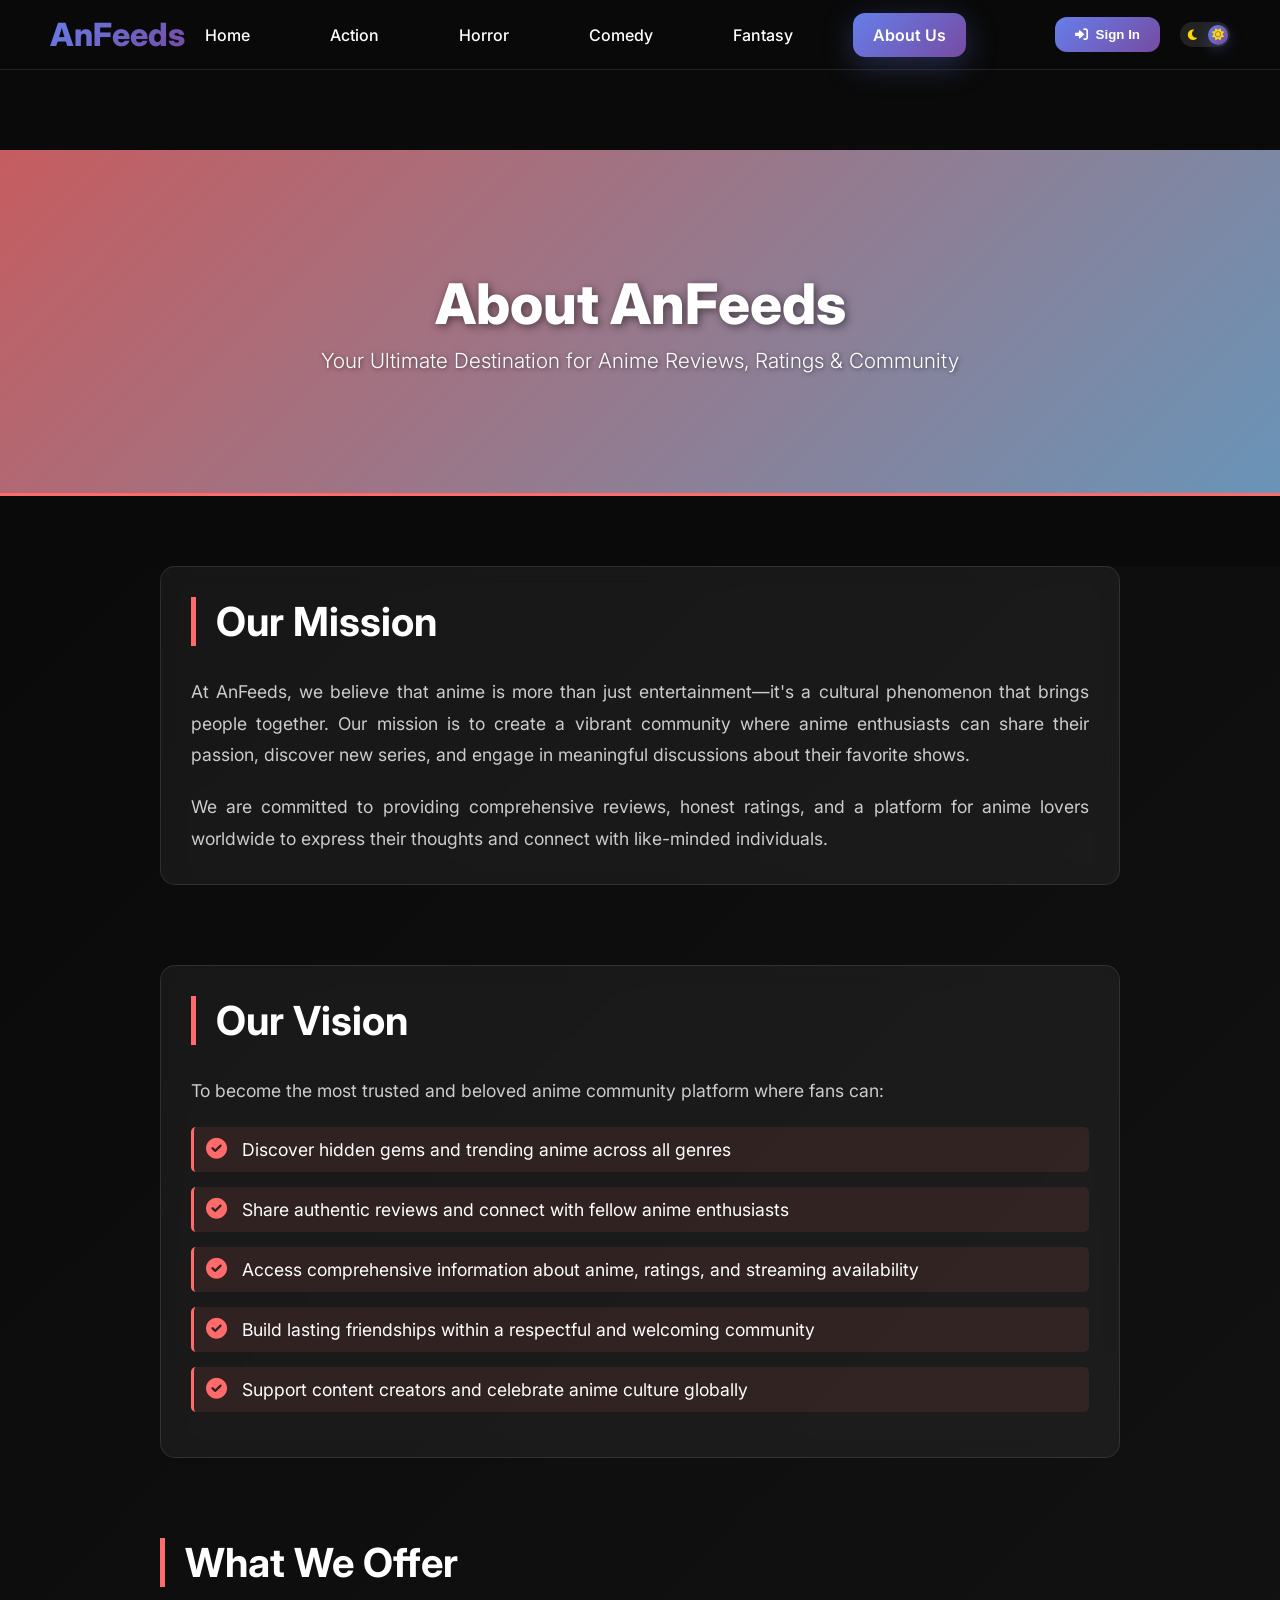
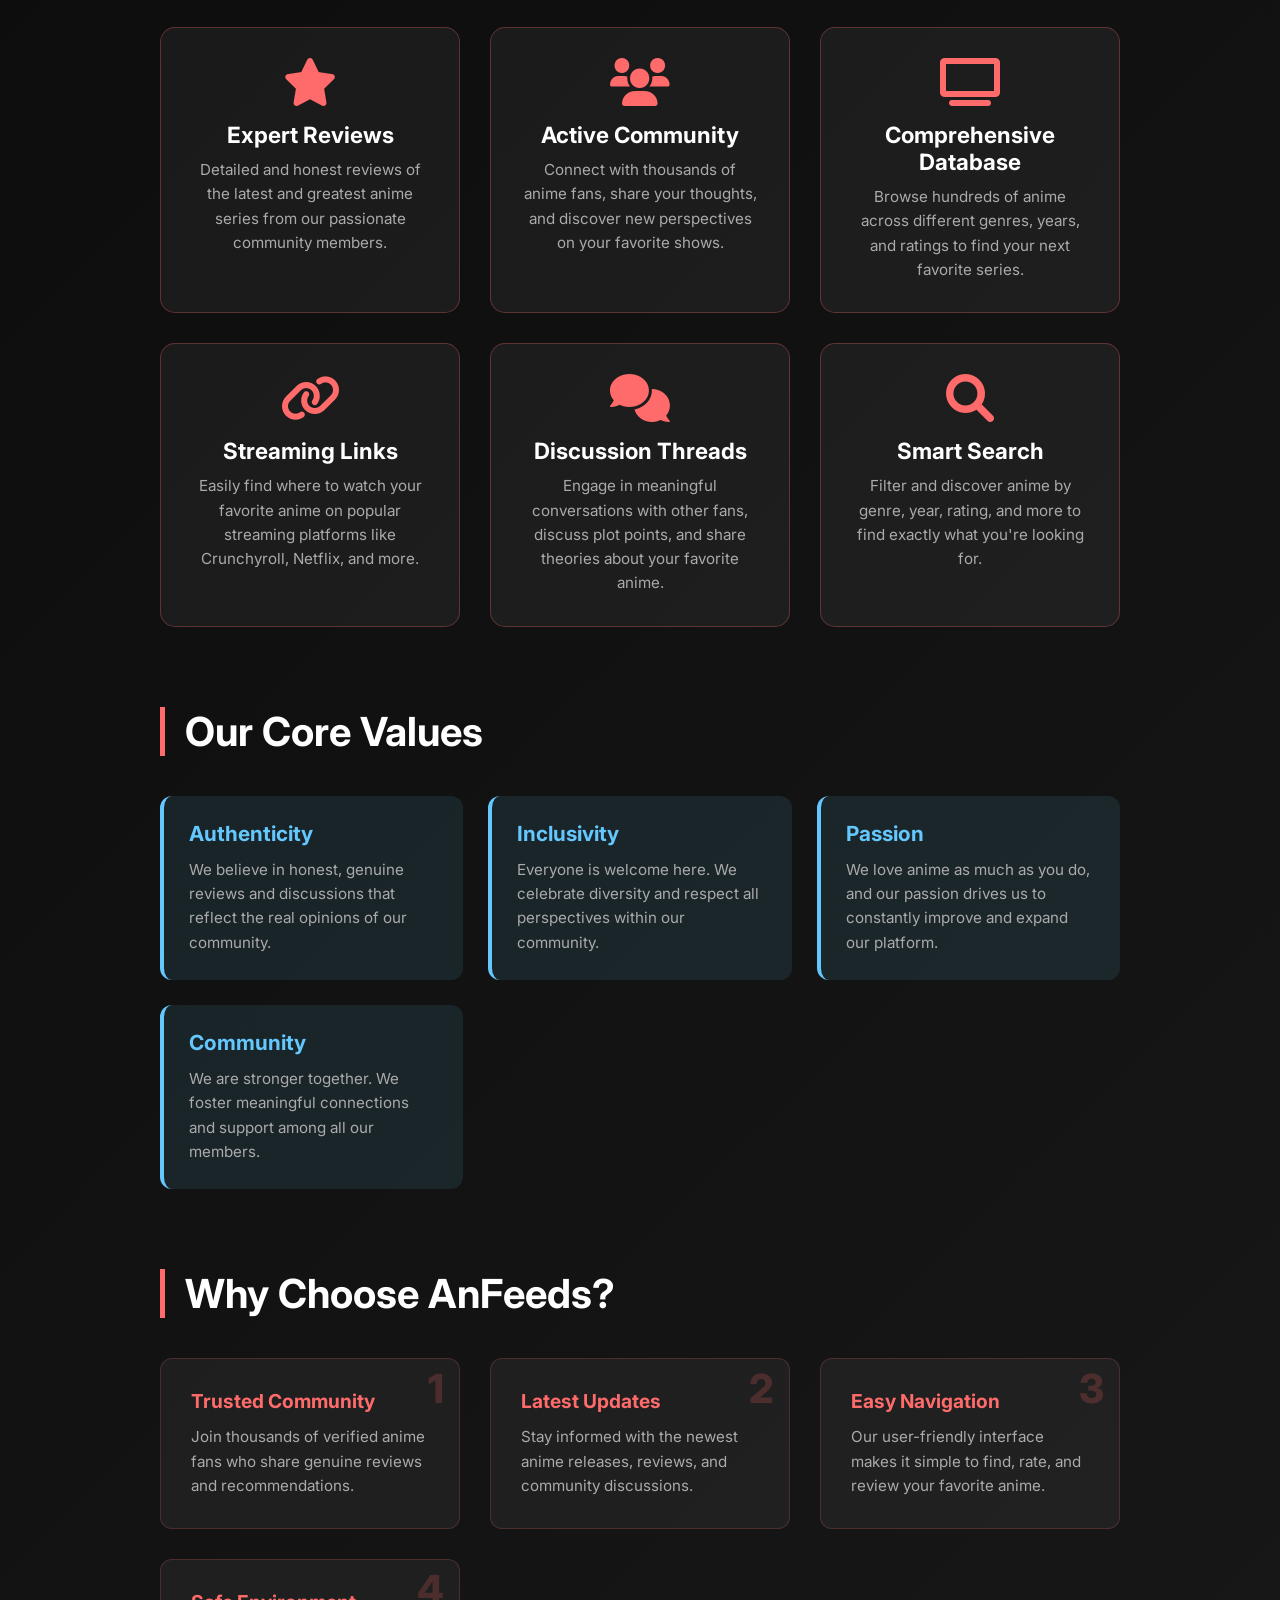
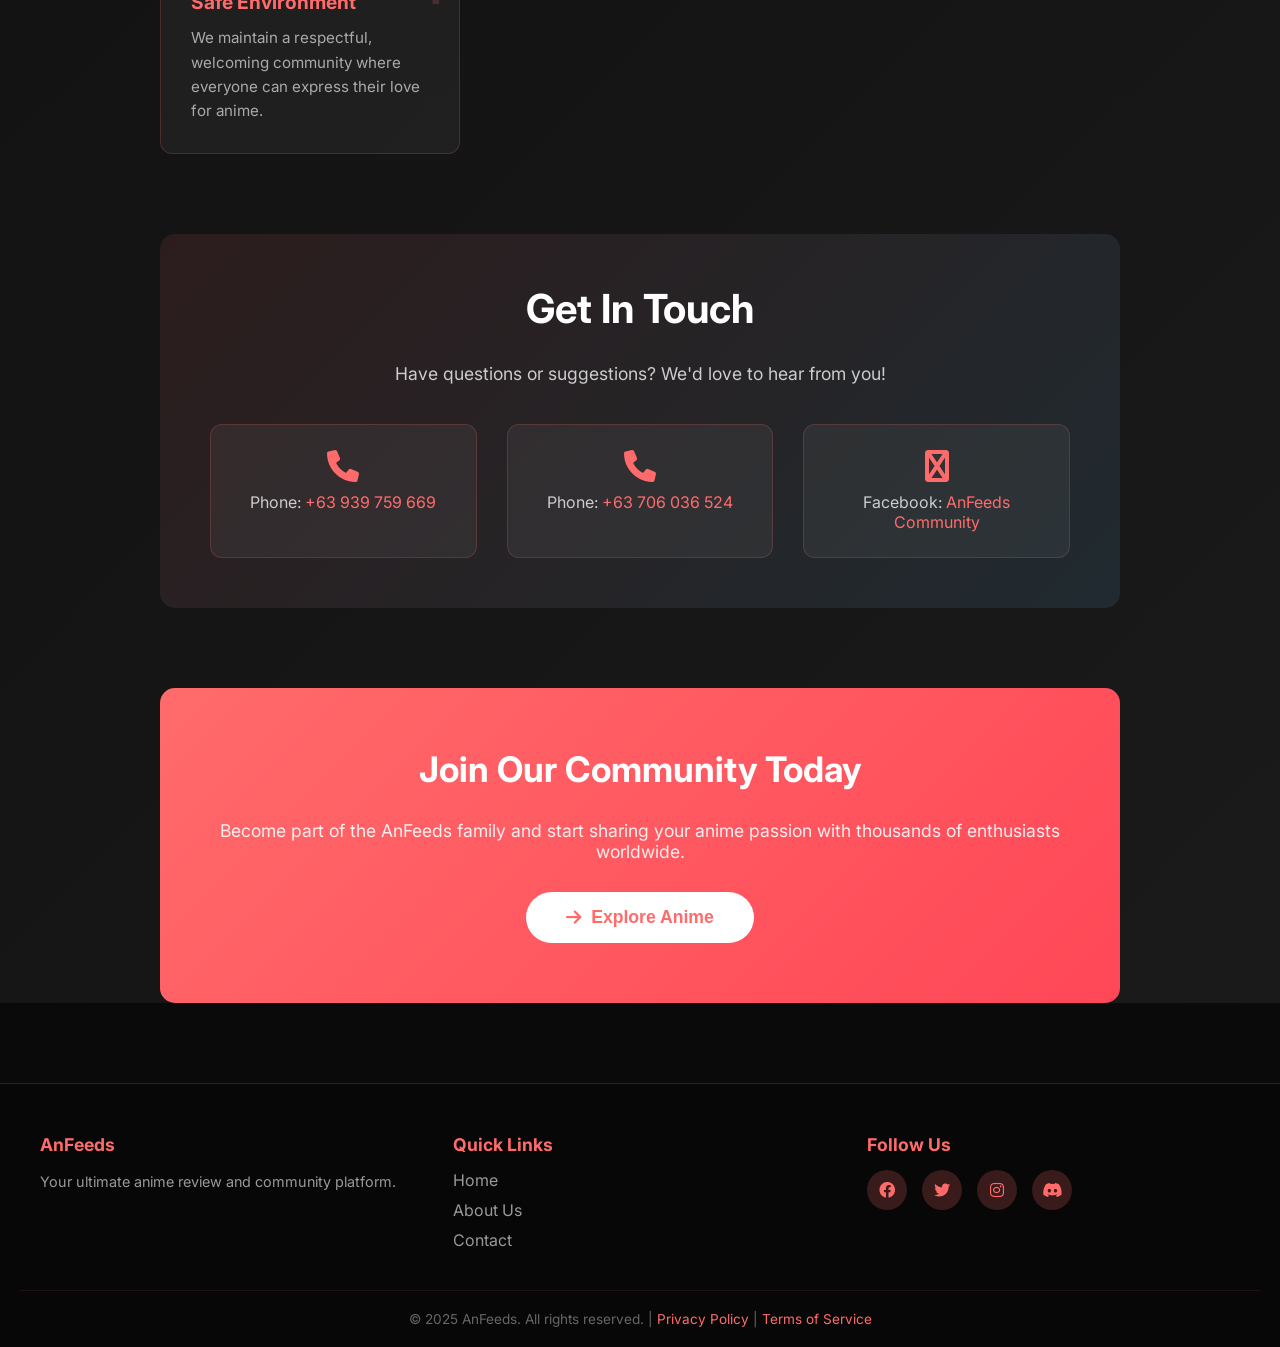
<file: about.html>
<!DOCTYPE html>
<html lang="en">
<head>
    <meta charset="UTF-8">
    <meta http-equiv="X-UA-Compatible" content="IE=edge">
    <meta name="viewport" content="width=device-width, initial-scale=1.0">
    <link rel="stylesheet" href="style.css">
    <link rel="stylesheet" href="about.css">
    <link href="https://fonts.googleapis.com/css2?family=Inter:wght@100;300;400;500;600;700;800;900&display=swap" rel="stylesheet">
    <link rel="stylesheet" href="https://cdnjs.cloudflare.com/ajax/libs/font-awesome/6.0.0/css/all.min.css">
    <title>About Us - AnFeeds | Anime Reviews & Community</title>
    <meta name="description" content="Learn about AnFeeds, your ultimate destination for anime reviews, ratings, and community engagement.">
</head>

<body>
    <!-- Navigation Bar -->
    <div class="navbar">
        <div class="navbar-container">
            <div class="logo-container">
                <h1 class="logo" onclick="window.location.href='index.html'" style="cursor: pointer;">AnFeeds</h1>
            </div>
            <div class="menu-container">
                <ul class="menu-list">
                    <li class="menu-list-item"><a href="index.html">Home</a></li>
                    <li class="menu-list-item" data-genre="all"><a href="index.html#action">Action</a></li>
                    <li class="menu-list-item" data-genre="horror"><a href="index.html#horror">Horror</a></li>
                    <li class="menu-list-item" data-genre="comedy"><a href="index.html#comedy">Comedy</a></li>
                    <li class="menu-list-item" data-genre="fantasy"><a href="index.html#fantasy">Fantasy</a></li>
                    <li class="menu-list-item active"><a href="about.html">About Us</a></li>
                </ul>
            </div>
            <div class="profile-container">
                <div class="auth-section" id="authSection">
                    <button class="login-button" id="loginButton" onclick="openLoginModal()">
                        <i class="fas fa-sign-in-alt"></i>
                        Sign In
                    </button>
                </div>
                <div class="toggle" onclick="toggleDarkMode()">
                    <i class="fas fa-moon toggle-icon"></i>
                    <i class="fas fa-sun toggle-icon"></i>
                    <div class="toggle-ball"></div>
                </div>
            </div>
        </div>
    </div>

    <!-- About Hero Section -->
    <div class="about-hero">
        <div class="about-hero-content">
            <h1>About AnFeeds</h1>
            <p>Your Ultimate Destination for Anime Reviews, Ratings & Community</p>
        </div>
    </div>

    <!-- Main Content -->
    <div class="container">
        <div class="content-container about-content">
            
            <!-- Mission Section -->
            <section class="about-section">
                <div class="section-content">
                    <h2>Our Mission</h2>
                    <p>
                        At AnFeeds, we believe that anime is more than just entertainment—it's a cultural phenomenon that brings people together. 
                        Our mission is to create a vibrant community where anime enthusiasts can share their passion, discover new series, 
                        and engage in meaningful discussions about their favorite shows.
                    </p>
                    <p>
                        We are committed to providing comprehensive reviews, honest ratings, and a platform for anime lovers worldwide 
                        to express their thoughts and connect with like-minded individuals.
                    </p>
                </div>
            </section>

            <!-- Vision Section -->
            <section class="about-section">
                <div class="section-content">
                    <h2>Our Vision</h2>
                    <p>
                        To become the most trusted and beloved anime community platform where fans can:
                    </p>
                    <ul class="vision-list">
                        <li><i class="fas fa-check-circle"></i> Discover hidden gems and trending anime across all genres</li>
                        <li><i class="fas fa-check-circle"></i> Share authentic reviews and connect with fellow anime enthusiasts</li>
                        <li><i class="fas fa-check-circle"></i> Access comprehensive information about anime, ratings, and streaming availability</li>
                        <li><i class="fas fa-check-circle"></i> Build lasting friendships within a respectful and welcoming community</li>
                        <li><i class="fas fa-check-circle"></i> Support content creators and celebrate anime culture globally</li>
                    </ul>
                </div>
            </section>

            <!-- What We Offer -->
            <section class="about-section">
                <h2>What We Offer</h2>
                <div class="features-grid">
                    <div class="feature-card">
                        <i class="fas fa-star"></i>
                        <h3>Expert Reviews</h3>
                        <p>Detailed and honest reviews of the latest and greatest anime series from our passionate community members.</p>
                    </div>
                    <div class="feature-card">
                        <i class="fas fa-users"></i>
                        <h3>Active Community</h3>
                        <p>Connect with thousands of anime fans, share your thoughts, and discover new perspectives on your favorite shows.</p>
                    </div>
                    <div class="feature-card">
                        <i class="fas fa-tv"></i>
                        <h3>Comprehensive Database</h3>
                        <p>Browse hundreds of anime across different genres, years, and ratings to find your next favorite series.</p>
                    </div>
                    <div class="feature-card">
                        <i class="fas fa-link"></i>
                        <h3>Streaming Links</h3>
                        <p>Easily find where to watch your favorite anime on popular streaming platforms like Crunchyroll, Netflix, and more.</p>
                    </div>
                    <div class="feature-card">
                        <i class="fas fa-comments"></i>
                        <h3>Discussion Threads</h3>
                        <p>Engage in meaningful conversations with other fans, discuss plot points, and share theories about your favorite anime.</p>
                    </div>
                    <div class="feature-card">
                        <i class="fas fa-search"></i>
                        <h3>Smart Search</h3>
                        <p>Filter and discover anime by genre, year, rating, and more to find exactly what you're looking for.</p>
                    </div>
                </div>
            </section>

            <!-- Core Values -->
            <section class="about-section">
                <h2>Our Core Values</h2>
                <div class="values-grid">
                    <div class="value-card">
                        <h3>Authenticity</h3>
                        <p>We believe in honest, genuine reviews and discussions that reflect the real opinions of our community.</p>
                    </div>
                    <div class="value-card">
                        <h3>Inclusivity</h3>
                        <p>Everyone is welcome here. We celebrate diversity and respect all perspectives within our community.</p>
                    </div>
                    <div class="value-card">
                        <h3>Passion</h3>
                        <p>We love anime as much as you do, and our passion drives us to constantly improve and expand our platform.</p>
                    </div>
                    <div class="value-card">
                        <h3>Community</h3>
                        <p>We are stronger together. We foster meaningful connections and support among all our members.</p>
                    </div>
                </div>
            </section>

            <!-- Why Choose Us -->
            <section class="about-section">
                <h2>Why Choose AnFeeds?</h2>
                <div class="why-choose-content">
                    <div class="why-item">
                        <div class="why-number">1</div>
                        <h3>Trusted Community</h3>
                        <p>Join thousands of verified anime fans who share genuine reviews and recommendations.</p>
                    </div>
                    <div class="why-item">
                        <div class="why-number">2</div>
                        <h3>Latest Updates</h3>
                        <p>Stay informed with the newest anime releases, reviews, and community discussions.</p>
                    </div>
                    <div class="why-item">
                        <div class="why-number">3</div>
                        <h3>Easy Navigation</h3>
                        <p>Our user-friendly interface makes it simple to find, rate, and review your favorite anime.</p>
                    </div>
                    <div class="why-item">
                        <div class="why-number">4</div>
                        <h3>Safe Environment</h3>
                        <p>We maintain a respectful, welcoming community where everyone can express their love for anime.</p>
                    </div>
                </div>
            </section>

            <!-- Contact Section -->
            <section class="about-section contact-section" id="contact">
                <h2>Get In Touch</h2>
                <p>Have questions or suggestions? We'd love to hear from you!</p>
                <div class="contact-info">
                    <div class="contact-item">
                        <i class="fas fa-phone"></i>
                        <p>Phone: <a href="tel:+63939759669">+63 939 759 669</a></p>
                    </div>
                    <div class="contact-item">
                        <i class="fas fa-phone"></i>
                        <p>Phone: <a href="tel:+63706036524">+63 706 036 524</a></p>
                    </div>
                    <div class="contact-item">
                        <i class="fas fa-facebook"></i>
                        <p>Facebook: <a href="https://web.facebook.com/profile.php?id=61584730341800" target="_blank">AnFeeds Community</a></p>
                    </div>
                </div>
            </section>

            <!-- CTA Section -->
            <section class="about-section cta-section">
                <h2>Join Our Community Today</h2>
                <p>Become part of the AnFeeds family and start sharing your anime passion with thousands of enthusiasts worldwide.</p>
                <button class="cta-button" onclick="window.location.href='index.html'">
                    <i class="fas fa-arrow-right"></i> Explore Anime
                </button>
            </section>
        </div>
    </div>

    <!-- Footer -->
    <footer class="footer">
        <div class="footer-content">
            <div class="footer-section">
                <h4>AnFeeds</h4>
                <p>Your ultimate anime review and community platform.</p>
            </div>
            <div class="footer-section">
                <h4>Quick Links</h4>
                <ul>
                    <li><a href="index.html">Home</a></li>
                    <li><a href="about.html">About Us</a></li>
                    <li><a href="#contact">Contact</a></li>
                </ul>
            </div>
            <div class="footer-section">
                <h4>Follow Us</h4>
                <div class="social-links">
                    <a href="#" target="_blank"><i class="fab fa-facebook"></i></a>
                    <a href="#" target="_blank"><i class="fab fa-twitter"></i></a>
                    <a href="#" target="_blank"><i class="fab fa-instagram"></i></a>
                    <a href="#" target="_blank"><i class="fab fa-discord"></i></a>
                </div>
            </div>
        </div>
        <div class="footer-bottom">
            <p>&copy; 2025 AnFeeds. All rights reserved. | <a href="#">Privacy Policy</a> | <a href="#">Terms of Service</a></p>
        </div>
    </footer>

    <script src="app.js"></script>
    <script>
        // Apply saved dark mode preference on load
        document.addEventListener('DOMContentLoaded', function() {
            const savedTheme = localStorage.getItem('darkMode');
            if (savedTheme === 'light') {
                applyAboutLightMode();
            }
        });

        function applyAboutLightMode() {
            document.body.classList.add('active');
            document.querySelector('.navbar-container').classList.add('active');
            document.querySelector('.toggle').classList.add('active');
            document.querySelector('.toggle-ball').classList.add('active');
        }

        // Override toggleDarkMode for about page
        const originalToggleDarkMode = window.toggleDarkMode;
        window.toggleDarkMode = function() {
            const isActive = document.querySelector('.toggle').classList.toggle('active');
            document.body.classList.toggle('active');
            document.querySelector('.navbar-container').classList.toggle('active');
            document.querySelector('.toggle-ball').classList.toggle('active');
            localStorage.setItem('darkMode', isActive ? 'light' : 'dark');
        };
    </script>
</body>
</html>
</file>
<file: style.css>
* {
    margin: 0;
    padding: 0;
    box-sizing: border-box;
}

body {
    font-family: "Inter", -apple-system, BlinkMacSystemFont, sans-serif;
    background: #0a0a0a;
    color: white;
    overflow-x: hidden;
}

/* Custom Scrollbar */
::-webkit-scrollbar {
    width: 8px;
}

::-webkit-scrollbar-track {
    background: #1a1a1a;
}

::-webkit-scrollbar-thumb {
    background: linear-gradient(135deg, #667eea 0%, #764ba2 100%);
    border-radius: 4px;
}

::-webkit-scrollbar-thumb:hover {
    background: linear-gradient(135deg, #764ba2 0%, #667eea 100%);
}

/* Animations */
@keyframes fadeInUp {
    from {
        opacity: 0;
        transform: translateY(30px);
    }
    to {
        opacity: 1;
        transform: translateY(0);
    }
}

@keyframes slideInLeft {
    from {
        opacity: 0;
        transform: translateX(-50px);
    }
    to {
        opacity: 1;
        transform: translateX(0);
    }
}

@keyframes scaleIn {
    from {
        opacity: 0;
        transform: scale(0.9);
    }
    to {
        opacity: 1;
        transform: scale(1);
    }
}

@keyframes pulse {
    0%, 100% {
        transform: scale(1);
    }
    50% {
        transform: scale(1.05);
    }
}

@keyframes float {
    0%, 100% {
        transform: translateY(0px);
    }
    50% {
        transform: translateY(-10px);
    }
}

@keyframes slideInRight {
    from {
        opacity: 0;
        transform: translateX(100px);
    }
    to {
        opacity: 1;
        transform: translateX(0);
    }
}

/* Navbar */
.navbar {
    width: 100%;
    height: 70px;
    background: rgba(10, 10, 10, 0.95);
    backdrop-filter: blur(20px);
    border-bottom: 1px solid rgba(255, 255, 255, 0.1);
    position: sticky;
    top: 0;
    z-index: 1000;
    transition: all 0.3s ease;
}

.navbar-container {
    display: flex;
    align-items: center;
    padding: 0 50px;
    height: 100%;
    color: white;
    font-family: "Inter", sans-serif;
}

.logo-container {
    flex: 1;
}

.logo {
    font-size: 32px;
    font-weight: 800;
    background: linear-gradient(135deg, #667eea 0%, #764ba2 100%);
    -webkit-background-clip: text;
    -webkit-text-fill-color: transparent;
    background-clip: text;
    animation: float 3s ease-in-out infinite;
    cursor: pointer;
}

.menu-container {
    flex: 6;
}

.menu-list {
    display: flex;
    list-style: none;
    gap: 40px;
}

.menu-list-item {
    padding: 12px 20px;
    border-radius: 12px;
    cursor: pointer;
    transition: all 0.3s ease;
    font-weight: 500;
    position: relative;
    overflow: hidden;
}

.menu-list-item a {
    color: inherit;
    text-decoration: none;
    display: block;
    width: 100%;
}

.menu-list-item::before {
    content: '';
    position: absolute;
    top: 0;
    left: -100%;
    width: 100%;
    height: 100%;
    background: linear-gradient(90deg, transparent, rgba(255, 255, 255, 0.1), transparent);
    transition: left 0.5s;
}

.menu-list-item:hover::before {
    left: 100%;
}

.menu-list-item:hover {
    background: rgba(255, 255, 255, 0.1);
    transform: translateY(-2px);
}

.menu-list-item.active {
    background: linear-gradient(135deg, #667eea 0%, #764ba2 100%);
    font-weight: 600;
    box-shadow: 0 8px 32px rgba(102, 126, 234, 0.3);
}

.profile-container {
    flex: 2;
    display: flex;
    align-items: center;
    justify-content: flex-end;
    gap: 20px;
}

.auth-section {
    display: flex;
    align-items: center;
    gap: 15px;
}

.login-button {
    display: flex;
    align-items: center;
    gap: 8px;
    padding: 10px 20px;
    background: linear-gradient(135deg, #667eea 0%, #764ba2 100%);
    border: none;
    border-radius: 12px;
    color: white;
    font-weight: 600;
    cursor: pointer;
    transition: all 0.3s ease;
    position: relative;
    overflow: hidden;
}

.login-button::before {
    content: '';
    position: absolute;
    top: 0;
    left: -100%;
    width: 100%;
    height: 100%;
    background: linear-gradient(90deg, transparent, rgba(255, 255, 255, 0.2), transparent);
    transition: left 0.5s;
}

.login-button:hover::before {
    left: 100%;
}

.login-button:hover {
    transform: translateY(-2px);
    box-shadow: 0 10px 30px rgba(102, 126, 234, 0.4);
}

.user-profile {
    display: flex;
    align-items: center;
    gap: 12px;
}

.profile-picture {
    width: 40px;
    height: 40px;
    border-radius: 50%;
    object-fit: cover;
    border: 2px solid #667eea;
    transition: all 0.3s ease;
}

.profile-picture:hover {
    transform: scale(1.1);
    box-shadow: 0 0 20px rgba(102, 126, 234, 0.5);
}

.profile-text-container {
    display: flex;
    flex-direction: column;
    gap: 4px;
}

.profile-text {
    font-weight: 600;
    font-size: 14px;
}

.logout-btn {
    background: none;
    border: none;
    color: #999;
    font-size: 12px;
    cursor: pointer;
    transition: color 0.3s ease;
}

.logout-btn:hover {
    color: #ff6b6b;
}

.toggle {
    width: 50px;
    height: 25px;
    background: rgba(255, 255, 255, 0.1);
    border-radius: 30px;
    display: flex;
    align-items: center;
    justify-content: space-around;
    position: relative;
    cursor: pointer;
    transition: all 0.3s ease;
}

.toggle:hover {
    background: rgba(255, 255, 255, 0.2);
}

.toggle-icon {
    color: #ffd700;
    font-size: 12px;
    z-index: 2;
}

.toggle-ball {
    width: 20px;
    height: 20px;
    background: linear-gradient(135deg, #667eea 0%, #764ba2 100%);
    position: absolute;
    right: 2px;
    border-radius: 50%;
    cursor: pointer;
    transition: all 0.4s cubic-bezier(0.68, -0.55, 0.265, 1.55);
    box-shadow: 0 4px 15px rgba(102, 126, 234, 0.3);
}

/* Sidebar */
.sidebar {
    width: 70px;
    height: 100vh;
    background: rgba(10, 10, 10, 0.95);
    backdrop-filter: blur(20px);
    border-right: 1px solid rgba(255, 255, 255, 0.1);
    position: fixed;
    top: 70px;
    left: 0;
    display: flex;
    flex-direction: column;
    align-items: center;
    padding-top: 30px;
    z-index: 999;
    transition: width 0.3s ease;
}

.sidebar:hover {
    width: 200px;
}

.sidebar-search-container {
    width: 90%;
    margin-bottom: 20px;
    display: none;
    transition: all 0.3s ease;
    opacity: 0;
}

.sidebar-search-container.active {
    display: block;
    opacity: 1;
    animation: fadeInUp 0.3s ease-out;
}

#sidebar-search {
    width: 160px;
    padding: 8px 10px;
    border-radius: 10px;
    border: 1px solid rgba(255,255,255,0.2);
    background: rgba(255,255,255,0.05);
    color: white;
    transition: all 0.3s ease;
    font-size: 12px;
}

#sidebar-search:focus {
    outline: none;
    border-color: #667eea;
    box-shadow: 0 0 10px rgba(102, 126, 234, 0.3);
}

#sidebar-search::placeholder {
    color: #999;
}

.left-menu-icon {
    color: #999;
    font-size: 20px;
    margin-bottom: 30px;
    padding: 15px;
    border-radius: 15px;
    cursor: pointer;
    transition: all 0.3s ease;
    position: relative;
}

.left-menu-icon:hover {
    color: #667eea;
    background: rgba(102, 126, 234, 0.1);
    transform: translateX(5px);
}

.left-menu-icon::after {
    content: attr(title);
    position: absolute;
    left: 70px;
    top: 50%;
    transform: translateY(-50%);
    background: rgba(0, 0, 0, 0.9);
    color: white;
    padding: 8px 12px;
    border-radius: 8px;
    font-size: 12px;
    white-space: nowrap;
    opacity: 0;
    pointer-events: none;
    transition: all 0.3s ease;
}

.left-menu-icon:hover::after {
    opacity: 1;
    left: 80px;
}

/* Container */
.container {
    background: linear-gradient(135deg, #0a0a0a 0%, #1a1a1a 100%);
    min-height: calc(100vh - 70px);
    color: white;
    margin-top: 70px;
}

.content-container {
    margin-left: 70px;
    padding: 20px;
    animation: fadeInUp 0.8s ease-out;
}

/* Featured Content */
.featured-content {
    height: 60vh;
    padding: 60px;
    border-radius: 20px;
    margin-bottom: 40px;
    position: relative;
    overflow: hidden;
    background-size: cover !important;
    background-position: center !important;
    display: flex;
    flex-direction: column;
    justify-content: flex-end;
    animation: scaleIn 0.8s ease-out;
}

.featured-content::before {
    content: '';
    position: absolute;
    top: 0;
    left: 0;
    right: 0;
    bottom: 0;
    background: linear-gradient(135deg, rgba(0, 0, 0, 0.7) 0%, rgba(0, 0, 0, 0.3) 100%);
    z-index: 1;
}

.featured-content > * {
    position: relative;
    z-index: 2;
}

.featured-desc {
    width: 600px;
    color: #e0e0e0;
    margin: 30px 0;
    font-size: 18px;
    line-height: 1.6;
    text-shadow: 0 2px 10px rgba(0, 0, 0, 0.7);
}

.featured-button {
    background: linear-gradient(135deg, #667eea 0%, #764ba2 100%);
    color: white;
    padding: 15px 30px;
    border-radius: 15px;
    border: none;
    outline: none;
    font-weight: 700;
    font-size: 16px;
    cursor: pointer;
    transition: all 0.3s ease;
    position: relative;
    overflow: hidden;
    width: fit-content;
    box-shadow: 0 10px 30px rgba(102, 126, 234, 0.3);
}

.featured-button::before {
    content: '';
    position: absolute;
    top: 0;
    left: -100%;
    width: 100%;
    height: 100%;
    background: linear-gradient(90deg, transparent, rgba(255, 255, 255, 0.2), transparent);
    transition: left 0.5s;
}

.featured-button:hover::before {
    left: 100%;
}

.featured-button:hover {
    transform: translateY(-3px);
    box-shadow: 0 15px 40px rgba(102, 126, 234, 0.5);
}

/* Movie Lists */
.movie-list-container {
    padding: 0 20px;
    margin-bottom: 50px;
    animation: slideInLeft 0.8s ease-out;
}

.movie-list-title {
    font-size: 28px;
    font-weight: 700;
    margin-bottom: 30px;
    background: linear-gradient(135deg, #667eea 0%, #764ba2 100%);
    -webkit-background-clip: text;
    -webkit-text-fill-color: transparent;
    background-clip: text;
}

.movie-list-wrapper {
    position: relative;
    overflow: hidden;
    border-radius: 20px;
}

.movie-list {
    display: flex;
    align-items: center;
    height: 400px;
    gap: 30px;
    transform: translateX(0);
    transition: all 0.8s cubic-bezier(0.25, 0.46, 0.45, 0.94);
    padding: 20px 0;
    overflow-x: auto;
    scroll-behavior: smooth;
    scrollbar-width: thin;
    scrollbar-color: rgba(102, 126, 234, 0.5) rgba(30, 30, 30, 0.3);
}

.movie-list::-webkit-scrollbar {
    height: 8px;
}

.movie-list::-webkit-scrollbar-track {
    background: rgba(30, 30, 30, 0.3);
    border-radius: 10px;
}

.movie-list::-webkit-scrollbar-thumb {
    background: linear-gradient(135deg, #667eea 0%, #764ba2 100%);
    border-radius: 10px;
    transition: background 0.3s ease;
}

.movie-list::-webkit-scrollbar-thumb:hover {
    background: linear-gradient(135deg, #764ba2 0%, #667eea 100%);
    box-shadow: 0 0 10px rgba(102, 126, 234, 0.6);
}

.movie-list-item {
    min-width: 280px;
    height: 350px;
    position: relative;
    cursor: pointer;
    border-radius: 20px;
    overflow: hidden;
    transition: all 0.4s cubic-bezier(0.25, 0.46, 0.45, 0.94);
    background: linear-gradient(145deg, #1a1a1a, #2a2a2a);
    box-shadow: 0 10px 30px rgba(0, 0, 0, 0.3);
    flex-shrink: 0;
}

.movie-list-item:hover {
    transform: translateY(-10px) scale(1.05);
    box-shadow: 0 20px 60px rgba(102, 126, 234, 0.3);
}

.movie-list-item:hover .movie-list-item-img {
    transform: scale(1.1);
    filter: brightness(0.7);
}

.movie-list-item:hover .movie-list-item-title,
.movie-list-item:hover .movie-list-item-desc,
.movie-list-item:hover .movie-list-item-button {
    opacity: 1;
    transform: translateY(0);
}

.movie-list-item-img {
    transition: all 0.6s cubic-bezier(0.25, 0.46, 0.45, 0.94);
    width: 100%;
    height: 250px;
    object-fit: cover;
    border-radius: 20px 20px 0 0;
}

.movie-list-item-title {
    background: linear-gradient(135deg, rgba(0, 0, 0, 0.9), rgba(0, 0, 0, 0.7));
    backdrop-filter: blur(10px);
    padding: 10px 15px;
    font-size: 20px;
    font-weight: 700;
    position: absolute;
    top: 20px;
    left: 20px;
    right: 20px;
    border-radius: 12px;
    opacity: 0;
    transform: translateY(-20px);
    transition: all 0.4s cubic-bezier(0.25, 0.46, 0.45, 0.94);
    border: 1px solid rgba(255, 255, 255, 0.1);
}

.movie-list-item-desc {
    background: linear-gradient(135deg, rgba(0, 0, 0, 0.9), rgba(0, 0, 0, 0.7));
    backdrop-filter: blur(10px);
    padding: 15px;
    font-size: 14px;
    line-height: 1.4;
    position: absolute;
    top: 80px;
    left: 20px;
    right: 20px;
    border-radius: 12px;
    opacity: 0;
    transform: translateY(-20px);
    transition: all 0.4s cubic-bezier(0.25, 0.46, 0.45, 0.94);
    transition-delay: 0.1s;
    border: 1px solid rgba(255, 255, 255, 0.1);
}

.movie-list-item-button {
    padding: 12px 24px;
    background: linear-gradient(135deg, #667eea 0%, #764ba2 100%);
    color: white;
    border-radius: 12px;
    outline: none;
    border: none;
    cursor: pointer;
    position: absolute;
    bottom: 20px;
    left: 20px;
    right: 20px;
    opacity: 0;
    transform: translateY(20px);
    transition: all 0.4s cubic-bezier(0.25, 0.46, 0.45, 0.94);
    transition-delay: 0.2s;
    font-weight: 600;
    font-size: 14px;
}

.movie-list-item-button:hover {
    background: linear-gradient(135deg, #764ba2 0%, #667eea 100%);
    transform: translateY(15px) scale(1.05);
}

.movie-rating {
    position: absolute;
    top: 15px;
    right: 15px;
    background: rgba(0, 0, 0, 0.8);
    backdrop-filter: blur(10px);
    padding: 8px 12px;
    border-radius: 20px;
    display: flex;
    align-items: center;
    gap: 5px;
    font-size: 14px;
    font-weight: 600;
    border: 1px solid rgba(255, 255, 255, 0.1);
}

.movie-rating i {
    color: #ffd700;
    font-size: 12px;
}

/* Login Modal */
.login-modal {
    position: fixed;
    top: 0;
    left: 0;
    width: 100%;
    height: 100%;
    z-index: 10000;
    display: none;
    animation: fadeInUp 0.4s ease-out;
}

.login-modal.active {
    display: flex;
    align-items: center;
    justify-content: center;
}

.login-modal-overlay {
    position: absolute;
    top: 0;
    left: 0;
    width: 100%;
    height: 100%;
    background: rgba(0, 0, 0, 0.8);
    backdrop-filter: blur(10px);
}

.login-modal-content {
    background: linear-gradient(145deg, #1a1a1a, #2a2a2a);
    border-radius: 20px;
    padding: 40px;
    width: 90%;
    max-width: 450px;
    position: relative;
    z-index: 10001;
    border: 1px solid rgba(255, 255, 255, 0.1);
    box-shadow: 0 20px 60px rgba(0, 0, 0, 0.5);
    animation: scaleIn 0.4s ease-out;
}

.login-header {
    display: flex;
    justify-content: space-between;
    align-items: center;
    margin-bottom: 30px;
}

.login-header h2 {
    font-size: 28px;
    font-weight: 700;
    background: linear-gradient(135deg, #667eea 0%, #764ba2 100%);
    -webkit-background-clip: text;
    -webkit-text-fill-color: transparent;
    background-clip: text;
}

.close-btn {
    background: none;
    border: none;
    color: #999;
    font-size: 20px;
    cursor: pointer;
    padding: 10px;
    border-radius: 10px;
    transition: all 0.3s ease;
}

.close-btn:hover {
    color: #ff6b6b;
    background: rgba(255, 107, 107, 0.1);
}

.login-form {
    display: flex;
    flex-direction: column;
    gap: 20px;
}

.input-group {
    position: relative;
}

.input-group i {
    position: absolute;
    left: 15px;
    top: 50%;
    transform: translateY(-50%);
    color: #999;
    font-size: 16px;
}

.input-group input {
    width: 100%;
    padding: 15px 15px 15px 50px;
    background: rgba(255, 255, 255, 0.05);
    border: 1px solid rgba(255, 255, 255, 0.1);
    border-radius: 12px;
    color: white;
    font-size: 16px;
    transition: all 0.3s ease;
}

.input-group input:focus {
    outline: none;
    border-color: #667eea;
    background: rgba(255, 255, 255, 0.08);
    box-shadow: 0 0 20px rgba(102, 126, 234, 0.2);
}

.input-group input::placeholder {
    color: #999;
}

.toggle-password {
    position: absolute;
    right: 15px;
    top: 50%;
    transform: translateY(-50%);
    background: none;
    border: none;
    color: #999;
    cursor: pointer;
    padding: 5px;
    transition: color 0.3s ease;
}

.toggle-password:hover {
    color: #667eea;
}

.login-btn {
    background: linear-gradient(135deg, #667eea 0%, #764ba2 100%);
    color: white;
    border: none;
    padding: 15px;
    border-radius: 12px;
    font-size: 16px;
    font-weight: 600;
    cursor: pointer;
    transition: all 0.3s ease;
    position: relative;
    overflow: hidden;
    display: flex;
    align-items: center;
    justify-content: center;
    gap: 10px;
}

.login-btn::before {
    content: '';
    position: absolute;
    top: 0;
    left: -100%;
    width: 100%;
    height: 100%;
    background: linear-gradient(90deg, transparent, rgba(255, 255, 255, 0.2), transparent);
    transition: left 0.5s;
}

.login-btn:hover::before {
    left: 100%;
}

.login-btn:hover {
    transform: translateY(-2px);
    box-shadow: 0 10px 30px rgba(102, 126, 234, 0.4);
}

.btn-loader {
    display: flex;
    align-items: center;
    gap: 10px;
}

.login-footer {
    text-align: center;
    margin-top: 25px;
    color: #999;
}

.switch-btn {
    background: none;
    border: none;
    color: #667eea;
    cursor: pointer;
    font-weight: 600;
    transition: color 0.3s ease;
}

.switch-btn:hover {
    color: #764ba2;
}

.demo-info {
    background: rgba(102, 126, 234, 0.1);
    border: 1px solid rgba(102, 126, 234, 0.2);
    border-radius: 12px;
    padding: 15px;
    margin-top: 20px;
    text-align: center;
    color: #b8c5ff;
    font-size: 14px;
}

/* Movie Detail Modal */
.movie-detail-modal {
    position: fixed;
    top: 0;
    left: 0;
    width: 100%;
    height: 100%;
    z-index: 10000;
    display: none;
    overflow-y: auto;
}

.movie-detail-modal.active {
    display: block;
    animation: fadeInUp 0.4s ease-out;
}

.movie-detail-overlay {
    position: fixed;
    top: 0;
    left: 0;
    width: 100%;
    height: 100%;
    background: rgba(0, 0, 0, 0.9);
    backdrop-filter: blur(10px);
}

.movie-detail-content {
    position: relative;
    z-index: 10001;
    background: linear-gradient(145deg, #0a0a0a, #1a1a1a);
    margin: 50px auto;
    max-width: 1000px;
    border-radius: 20px;
    overflow: hidden;
    border: 1px solid rgba(255, 255, 255, 0.1);
    box-shadow: 0 20px 60px rgba(0, 0, 0, 0.8);
    animation: scaleIn 0.4s ease-out;
}

.movie-detail-hero {
    position: relative;
    height: 400px;
    overflow: hidden;
}

.detail-movie-bg {
    width: 100%;
    height: 100%;
    object-fit: cover;
}

.detail-overlay {
    position: absolute;
    top: 0;
    left: 0;
    right: 0;
    bottom: 0;
    background: linear-gradient(to top, rgba(0, 0, 0, 0.9), rgba(0, 0, 0, 0.3));
}

.detail-info {
    position: absolute;
    bottom: 40px;
    left: 40px;
    right: 40px;
}

.detail-info h1 {
    font-size: 48px;
    font-weight: 800;
    margin-bottom: 20px;
    background: linear-gradient(135deg, #667eea 0%, #764ba2 100%);
    -webkit-background-clip: text;
    -webkit-text-fill-color: transparent;
    background-clip: text;
}

.detail-meta {
    display: flex;
    gap: 30px;
    align-items: center;
    flex-wrap: wrap;
}

.detail-meta > div {
    display: flex;
    align-items: center;
    gap: 8px;
    font-size: 16px;
    font-weight: 600;
}

.detail-meta i {
    color: #667eea;
}

.movie-detail-body {
    padding: 40px;
}

.synopsis {
    margin-bottom: 40px;
}

.synopsis h2 {
    font-size: 24px;
    font-weight: 700;
    margin-bottom: 15px;
    background: linear-gradient(135deg, #667eea 0%, #764ba2 100%);
    -webkit-background-clip: text;
    -webkit-text-fill-color: transparent;
    background-clip: text;
}

.synopsis p {
    font-size: 16px;
    line-height: 1.6;
    color: #e0e0e0;
}

.where-to-watch {
    margin-bottom: 40px;
}

.where-to-watch h2 {
    font-size: 24px;
    font-weight: 700;
    margin-bottom: 20px;
    background: linear-gradient(135deg, #667eea 0%, #764ba2 100%);
    -webkit-background-clip: text;
    -webkit-text-fill-color: transparent;
    background-clip: text;
}

.streaming-platforms {
    display: grid;
    grid-template-columns: repeat(auto-fit, minmax(150px, 1fr));
    gap: 15px;
}

.platform {
    display: flex;
    flex-direction: column;
    align-items: center;
    padding: 20px;
    border-radius: 15px;
    text-decoration: none;
    color: white;
    transition: all 0.3s ease;
    border: 1px solid rgba(255, 255, 255, 0.1);
}

.platform.available {
    background: linear-gradient(135deg, rgba(34, 197, 94, 0.2), rgba(34, 197, 94, 0.1));
    border-color: rgba(34, 197, 94, 0.3);
}

.platform.available:hover {
    background: linear-gradient(135deg, rgba(34, 197, 94, 0.3), rgba(34, 197, 94, 0.2));
    transform: translateY(-5px);
}

.platform i {
    font-size: 24px;
    margin-bottom: 10px;
    color: #22c55e;
}

/* Comments Section */
.comments-section {
    border-top: 1px solid rgba(255, 255, 255, 0.1);
    padding-top: 40px;
}

.comments-header {
    display: flex;
    justify-content: space-between;
    align-items: center;
    margin-bottom: 30px;
}

.comments-header h2 {
    font-size: 24px;
    font-weight: 700;
    background: linear-gradient(135deg, #667eea 0%, #764ba2 100%);
    -webkit-background-clip: text;
    -webkit-text-fill-color: transparent;
    background-clip: text;
}

.average-rating {
    display: flex;
    align-items: center;
    gap: 8px;
    color: #e0e0e0;
}

.average-rating i {
    color: #ffd700;
}

.add-comment {
    margin-bottom: 30px;
}

.comment-form {
    display: flex;
    gap: 15px;
    background: rgba(255, 255, 255, 0.05);
    border: 1px solid rgba(255, 255, 255, 0.1);
    border-radius: 15px;
    padding: 20px;
}

.user-avatar img {
    width: 50px;
    height: 50px;
    border-radius: 50%;
    object-fit: cover;
    border: 2px solid #667eea;
}

.comment-input-area {
    flex: 1;
}

.rating-input {
    display: flex;
    align-items: center;
    gap: 15px;
    margin-bottom: 15px;
}

.stars-input {
    display: flex;
    gap: 5px;
}

.stars-input i {
    color: #666;
    cursor: pointer;
    transition: color 0.2s ease;
    font-size: 18px;
}

.stars-input i:hover,
.stars-input i.active {
    color: #ffd700;
}

.comment-input-area textarea {
    width: 100%;
    background: rgba(255, 255, 255, 0.05);
    border: 1px solid rgba(255, 255, 255, 0.1);
    border-radius: 12px;
    padding: 15px;
    color: white;
    font-size: 14px;
    resize: vertical;
    min-height: 100px;
    transition: all 0.3s ease;
}

.comment-input-area textarea:focus {
    outline: none;
    border-color: #667eea;
    box-shadow: 0 0 20px rgba(102, 126, 234, 0.2);
}

.comment-input-area textarea::placeholder {
    color: #999;
}

.comment-actions {
    display: flex;
    gap: 10px;
    margin-top: 15px;
}

.post-comment-btn,
.cancel-comment-btn {
    padding: 10px 20px;
    border: none;
    border-radius: 10px;
    font-weight: 600;
    cursor: pointer;
    transition: all 0.3s ease;
}

.post-comment-btn {
    background: linear-gradient(135deg, #667eea 0%, #764ba2 100%);
    color: white;
}

.post-comment-btn:hover {
    transform: translateY(-2px);
    box-shadow: 0 8px 25px rgba(102, 126, 234, 0.4);
}

.cancel-comment-btn {
    background: rgba(255, 255, 255, 0.1);
    color: #999;
}

.cancel-comment-btn:hover {
    background: rgba(255, 255, 255, 0.2);
    color: white;
}

.login-prompt {
    text-align: center;
    padding: 40px;
    background: rgba(255, 255, 255, 0.05);
    border: 1px solid rgba(255, 255, 255, 0.1);
    border-radius: 15px;
}

.login-prompt i {
    font-size: 48px;
    color: #667eea;
    margin-bottom: 20px;
}

.login-prompt p {
    color: #999;
    margin-bottom: 20px;
    font-size: 16px;
}

.login-prompt-btn {
    background: linear-gradient(135deg, #667eea 0%, #764ba2 100%);
    color: white;
    border: none;
    padding: 12px 24px;
    border-radius: 12px;
    font-weight: 600;
    cursor: pointer;
    transition: all 0.3s ease;
}

.login-prompt-btn:hover {
    transform: translateY(-2px);
    box-shadow: 0 8px 25px rgba(102, 126, 234, 0.4);
}

.comments-list {
    display: flex;
    flex-direction: column;
    gap: 20px;
}

.comment-item {
    background: rgba(255, 255, 255, 0.05);
    border: 1px solid rgba(255, 255, 255, 0.1);
    border-radius: 15px;
    padding: 20px;
    animation: fadeInUp 0.4s ease-out;
}

.comment-header {
    display: flex;
    align-items: center;
    gap: 15px;
    margin-bottom: 15px;
}

.comment-avatar img {
    width: 40px;
    height: 40px;
    border-radius: 50%;
    object-fit: cover;
    border: 2px solid #667eea;
}

.comment-user-info h4 {
    font-weight: 600;
    margin-bottom: 5px;
}

.comment-rating {
    display: flex;
    gap: 2px;
}

.comment-rating i {
    color: #ffd700;
    font-size: 12px;
}

.comment-rating i.empty {
    color: #666;
}

.comment-date {
    color: #999;
    font-size: 12px;
    margin-left: auto;
}

.comment-text {
    color: #e0e0e0;
    line-height: 1.6;
    margin-bottom: 15px;
}

.comment-actions {
    display: flex;
    gap: 20px;
}

.comment-action {
    display: flex;
    align-items: center;
    gap: 8px;
    background: none;
    border: none;
    color: #999;
    cursor: pointer;
    font-size: 14px;
    transition: color 0.3s ease;
}

.comment-action:hover {
    color: #667eea;
}

.comment-action.liked {
    color: #ff6b6b;
}

/* Dark Mode */
.container.active {
    background: linear-gradient(135deg, #f8f9fa 0%, #e9ecef 100%);
    color: #333;
}

.navbar-container.active {
    background: rgba(248, 249, 250, 0.95);
    color: #333;
}

.sidebar.active {
    background: rgba(248, 249, 250, 0.95);
}

.left-menu-icon.active {
    color: #666;
}

.left-menu-icon.active:hover {
    color: #667eea;
}

.toggle.active {
    background: rgba(0, 0, 0, 0.1);
}

.toggle-ball.active {
    transform: translateX(-25px);
    background: linear-gradient(135deg, #ffd700 0%, #ff8c00 100%);
}

.movie-list-title.active {
    color: #333;
}

/* Responsive Design */
@media only screen and (max-width: 940px) {
    .menu-container {
        display: none;
    }
    
    .navbar-container {
        padding: 0 20px;
    }
    
    .content-container {
        margin-left: 0;
        padding: 10px;
    }
    
    .sidebar {
        display: none;
    }
    
    .featured-content {
        padding: 30px 20px;
        height: 50vh;
    }
    
    .featured-desc {
        width: 100%;
        font-size: 16px;
    }
    
    .movie-list-item {
        min-width: 250px;
        height: 320px;
    }
    
    .movie-detail-content {
        margin: 20px;
        max-width: calc(100% - 40px);
    }
    
    .detail-info h1 {
        font-size: 32px;
    }
    
    .movie-detail-body {
        padding: 20px;
    }
    
    .streaming-platforms {
        grid-template-columns: repeat(2, 1fr);
    }
}

@media only screen and (max-width: 600px) {
    .login-modal-content {
        margin: 20px;
        padding: 30px 20px;
    }
    
    .comment-form {
        flex-direction: column;
    }
    
    .detail-meta {
        flex-direction: column;
        align-items: flex-start;
        gap: 10px;
    }
}
</file>
<file: about.css>
/* About Us Page Styles */

.about-hero {
    background: linear-gradient(135deg, rgba(255, 107, 107, 0.8), rgba(100, 200, 255, 0.8)), 
                url('https://images.unsplash.com/photo-1542291026-7eec264c27ff?w=1200&h=400&fit=crop');
    background-size: cover;
    background-position: center;
    background-attachment: fixed;
    padding: 120px 20px;
    text-align: center;
    color: white;
    margin-top: 80px;
    border-bottom: 3px solid #ff6b6b;
}

.about-hero-content h1 {
    font-size: 3.5rem;
    margin-bottom: 10px;
    font-weight: 800;
    text-shadow: 2px 2px 8px rgba(0, 0, 0, 0.5);
}

.about-hero-content p {
    font-size: 1.3rem;
    font-weight: 300;
    text-shadow: 1px 1px 4px rgba(0, 0, 0, 0.5);
}

/* About Content Sections */
.about-content {
    max-width: 1000px;
    margin: 60px auto;
    padding: 0 20px;
}

.about-section {
    margin-bottom: 80px;
    animation: fadeInUp 0.6s ease-out;
}

.about-section h2 {
    font-size: 2.5rem;
    margin-bottom: 30px;
    color: #fff;
    border-left: 5px solid #ff6b6b;
    padding-left: 20px;
    font-weight: 700;
}

.section-content {
    background: rgba(255, 255, 255, 0.05);
    padding: 30px;
    border-radius: 15px;
    border: 1px solid rgba(255, 255, 255, 0.1);
    backdrop-filter: blur(10px);
}

.section-content p {
    font-size: 1.1rem;
    line-height: 1.8;
    color: #ccc;
    margin-bottom: 20px;
    text-align: justify;
}

.section-content p:last-child {
    margin-bottom: 0;
}

/* Vision List */
.vision-list {
    list-style: none;
    padding: 0;
    margin-top: 20px;
}

.vision-list li {
    font-size: 1.1rem;
    margin-bottom: 15px;
    color: #fff;
    display: flex;
    align-items: center;
    padding: 12px;
    background: rgba(255, 107, 107, 0.1);
    border-left: 3px solid #ff6b6b;
    border-radius: 5px;
    transition: all 0.3s ease;
}

.vision-list li:hover {
    background: rgba(255, 107, 107, 0.2);
    transform: translateX(10px);
}

.vision-list i {
    color: #ff6b6b;
    margin-right: 15px;
    font-size: 1.3rem;
}

/* Features Grid */
.features-grid {
    display: grid;
    grid-template-columns: repeat(auto-fit, minmax(300px, 1fr));
    gap: 30px;
    margin-top: 40px;
}

.feature-card {
    background: rgba(255, 255, 255, 0.05);
    padding: 30px;
    border-radius: 15px;
    border: 1px solid rgba(255, 107, 107, 0.3);
    text-align: center;
    transition: all 0.3s ease;
    cursor: pointer;
}

.feature-card:hover {
    background: rgba(255, 107, 107, 0.15);
    transform: translateY(-10px);
    border-color: #ff6b6b;
}

.feature-card i {
    font-size: 3rem;
    color: #ff6b6b;
    margin-bottom: 15px;
    display: block;
}

.feature-card h3 {
    font-size: 1.4rem;
    margin-bottom: 10px;
    color: #fff;
}

.feature-card p {
    font-size: 0.95rem;
    color: #aaa;
    line-height: 1.6;
}

/* Story Section */
.story-section {
    background: linear-gradient(135deg, rgba(255, 107, 107, 0.1), rgba(100, 200, 255, 0.1));
    border-radius: 15px;
    padding: 40px;
}

/* Core Values Grid */
.values-grid {
    display: grid;
    grid-template-columns: repeat(auto-fit, minmax(250px, 1fr));
    gap: 25px;
    margin-top: 40px;
}

.value-card {
    background: rgba(100, 200, 255, 0.1);
    padding: 25px;
    border-radius: 12px;
    border-left: 4px solid #64c8ff;
    transition: all 0.3s ease;
}

.value-card:hover {
    background: rgba(100, 200, 255, 0.2);
    transform: translateX(5px);
}

.value-card h3 {
    font-size: 1.3rem;
    color: #64c8ff;
    margin-bottom: 12px;
}

.value-card p {
    font-size: 0.95rem;
    color: #aaa;
    line-height: 1.6;
}

/* Why Choose Us */
.why-choose-content {
    display: grid;
    grid-template-columns: repeat(auto-fit, minmax(280px, 1fr));
    gap: 30px;
    margin-top: 40px;
}

.why-item {
    background: rgba(255, 255, 255, 0.05);
    padding: 30px;
    border-radius: 12px;
    border: 1px solid rgba(255, 107, 107, 0.2);
    position: relative;
    transition: all 0.3s ease;
}

.why-item:hover {
    background: rgba(255, 107, 107, 0.1);
    border-color: #ff6b6b;
}

.why-number {
    position: absolute;
    top: 10px;
    right: 15px;
    font-size: 2.5rem;
    font-weight: 800;
    color: rgba(255, 107, 107, 0.2);
    line-height: 1;
}

.why-item h3 {
    font-size: 1.2rem;
    color: #ff6b6b;
    margin-bottom: 12px;
}

.why-item p {
    font-size: 0.95rem;
    color: #aaa;
    line-height: 1.6;
}

/* Contact Section */
.contact-section {
    background: linear-gradient(135deg, rgba(255, 107, 107, 0.1), rgba(100, 200, 255, 0.1));
    text-align: center;
    padding: 50px;
    border-radius: 15px;
}

.contact-section h2 {
    border-left: none;
    padding-left: 0;
    text-align: center;
}

.contact-section > p {
    font-size: 1.1rem;
    color: #ccc;
    margin-bottom: 40px;
}

.contact-info {
    display: grid;
    grid-template-columns: repeat(auto-fit, minmax(250px, 1fr));
    gap: 30px;
    margin-top: 30px;
}

.contact-item {
    background: rgba(255, 255, 255, 0.05);
    padding: 25px;
    border-radius: 12px;
    border: 1px solid rgba(255, 107, 107, 0.2);
    transition: all 0.3s ease;
}

.contact-item:hover {
    background: rgba(255, 107, 107, 0.15);
    border-color: #ff6b6b;
}

.contact-item i {
    font-size: 2rem;
    color: #ff6b6b;
    margin-bottom: 10px;
}

.contact-item p {
    font-size: 1rem;
    color: #ccc;
}

.contact-item a {
    color: #ff6b6b;
    text-decoration: none;
    transition: color 0.3s ease;
}

.contact-item a:hover {
    color: #64c8ff;
    text-decoration: underline;
}

/* CTA Section */
.cta-section {
    background: linear-gradient(135deg, #ff6b6b, #ff4757);
    text-align: center;
    padding: 60px 40px;
    border-radius: 15px;
}

.cta-section h2 {
    border-left: none;
    padding-left: 0;
    color: #fff;
    font-size: 2.2rem;
}

.cta-section p {
    color: rgba(255, 255, 255, 0.9);
    font-size: 1.1rem;
    margin-bottom: 30px;
}

.cta-button {
    background: #fff;
    color: #ff6b6b;
    padding: 15px 40px;
    border: none;
    border-radius: 50px;
    font-size: 1.1rem;
    font-weight: 600;
    cursor: pointer;
    transition: all 0.3s ease;
    display: inline-flex;
    align-items: center;
    gap: 10px;
}

.cta-button:hover {
    background: #f0f0f0;
    transform: translateY(-3px);
    box-shadow: 0 10px 25px rgba(255, 107, 107, 0.3);
}

/* Footer */
.footer {
    background: rgba(0, 0, 0, 0.3);
    border-top: 1px solid rgba(255, 107, 107, 0.2);
    padding: 50px 20px 20px;
    margin-top: 80px;
}

.footer-content {
    display: grid;
    grid-template-columns: repeat(auto-fit, minmax(250px, 1fr));
    gap: 40px;
    max-width: 1200px;
    margin: 0 auto 30px;
}

.footer-section h4 {
    color: #ff6b6b;
    margin-bottom: 15px;
    font-size: 1.1rem;
}

.footer-section p {
    color: #999;
    font-size: 0.9rem;
    line-height: 1.6;
}

.footer-section ul {
    list-style: none;
    padding: 0;
}

.footer-section ul li {
    margin-bottom: 10px;
}

.footer-section ul li a {
    color: #999;
    text-decoration: none;
    transition: color 0.3s ease;
}

.footer-section ul li a:hover {
    color: #ff6b6b;
}

.social-links {
    display: flex;
    gap: 15px;
}

.social-links a {
    width: 40px;
    height: 40px;
    display: flex;
    align-items: center;
    justify-content: center;
    background: rgba(255, 107, 107, 0.2);
    border-radius: 50%;
    color: #ff6b6b;
    transition: all 0.3s ease;
    text-decoration: none;
}

.social-links a:hover {
    background: #ff6b6b;
    color: #000;
    transform: translateY(-3px);
}

.footer-bottom {
    text-align: center;
    padding-top: 20px;
    border-top: 1px solid rgba(255, 107, 107, 0.1);
    color: #666;
    font-size: 0.85rem;
}

.footer-bottom a {
    color: #ff6b6b;
    text-decoration: none;
    transition: color 0.3s ease;
}

.footer-bottom a:hover {
    color: #64c8ff;
}

/* Animations */
@keyframes fadeInUp {
    from {
        opacity: 0;
        transform: translateY(30px);
    }
    to {
        opacity: 1;
        transform: translateY(0);
    }
}

/* Responsive Design */
@media (max-width: 768px) {
    .about-hero-content h1 {
        font-size: 2.5rem;
    }

    .about-hero-content p {
        font-size: 1rem;
    }

    .about-section h2 {
        font-size: 1.8rem;
    }

    .section-content {
        padding: 20px;
    }

    .section-content p {
        font-size: 1rem;
    }

    .features-grid {
        grid-template-columns: 1fr;
    }

    .cta-section {
        padding: 40px 20px;
    }

    .cta-section h2 {
        font-size: 1.6rem;
    }
}

@media (max-width: 480px) {
    .about-hero {
        padding: 80px 15px;
        margin-top: 70px;
    }

    .about-hero-content h1 {
        font-size: 1.8rem;
    }

    .about-content {
        margin: 40px auto;
    }

    .about-section {
        margin-bottom: 50px;
    }

    .about-section h2 {
        font-size: 1.5rem;
        margin-bottom: 20px;
    }

    .feature-card i {
        font-size: 2rem;
    }

    .vision-list li {
        font-size: 0.95rem;
        padding: 10px;
    }
}
</file>
